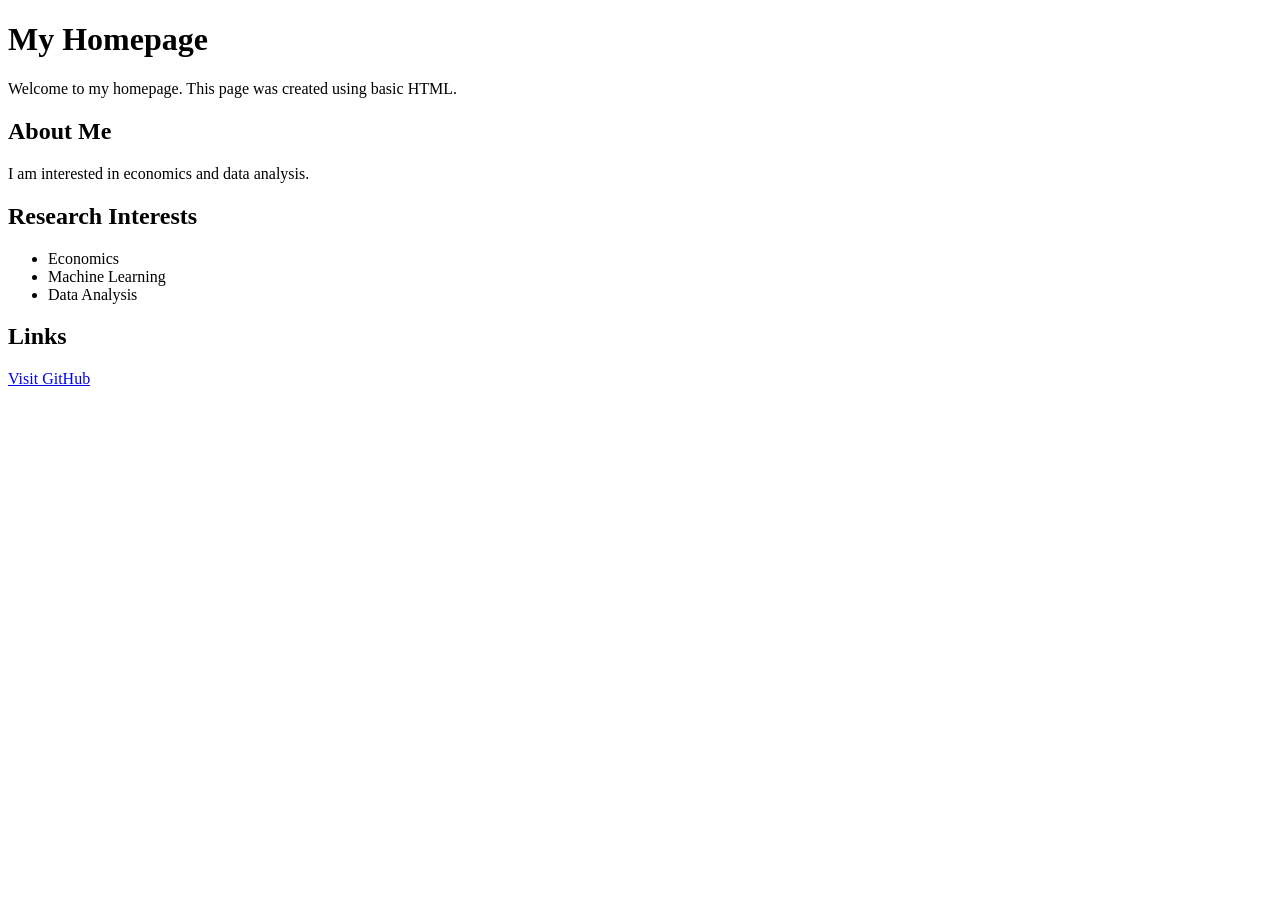
<file: basic_homepage/index.html>
<!DOCTYPE html>

<html>

<head>
    <title>My Homepage</title>
</head>

<body>

    <h1>My Homepage</h1>

    <p>
        Welcome to my homepage.
        This page was created using basic HTML.
    </p>

    <h2>About Me</h2>

    <p>
        I am interested in economics and data analysis.
    </p>

    <h2>Research Interests</h2>

    <ul>
        <li>Economics</li>
        <li>Machine Learning</li>
        <li>Data Analysis</li>
    </ul>

    <h2>Links</h2>

    <p>
        <a href="https://github.com">
            Visit GitHub
        </a>
    </p>

</body>

</html>
</file>
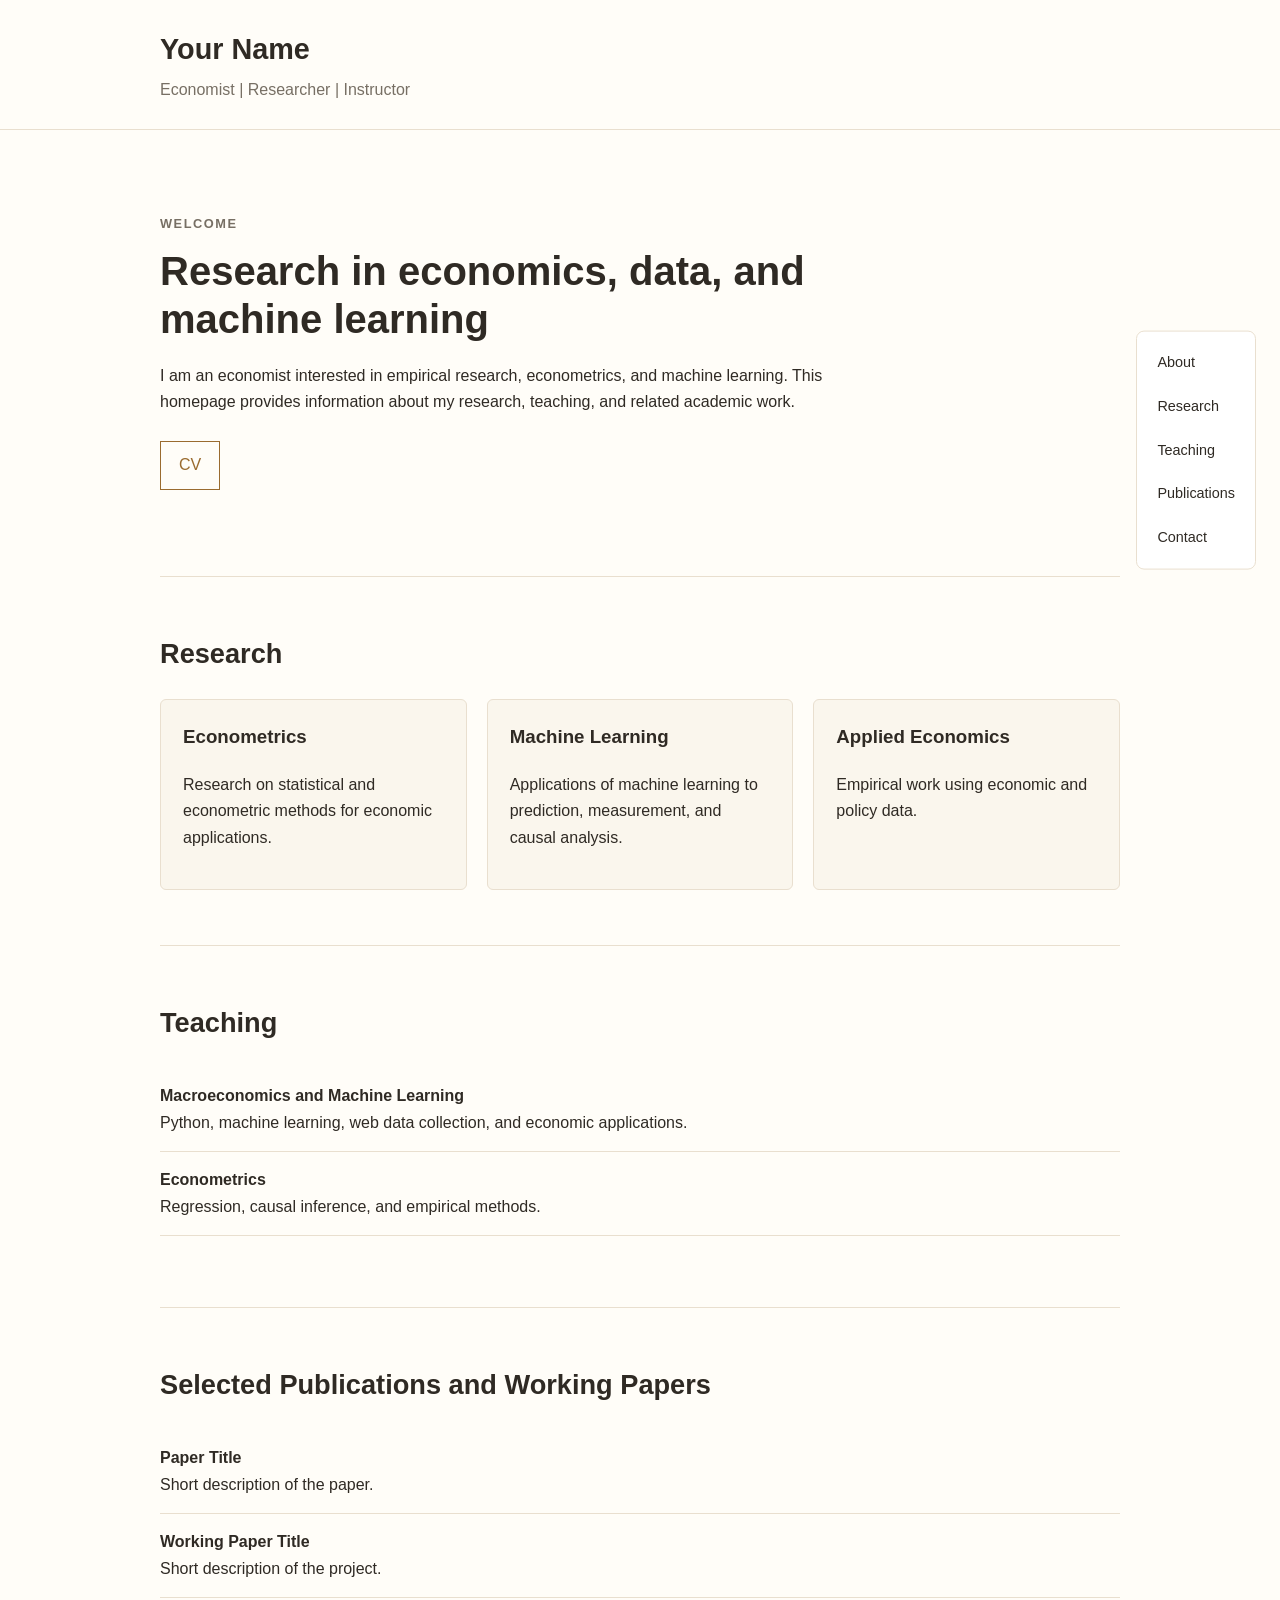
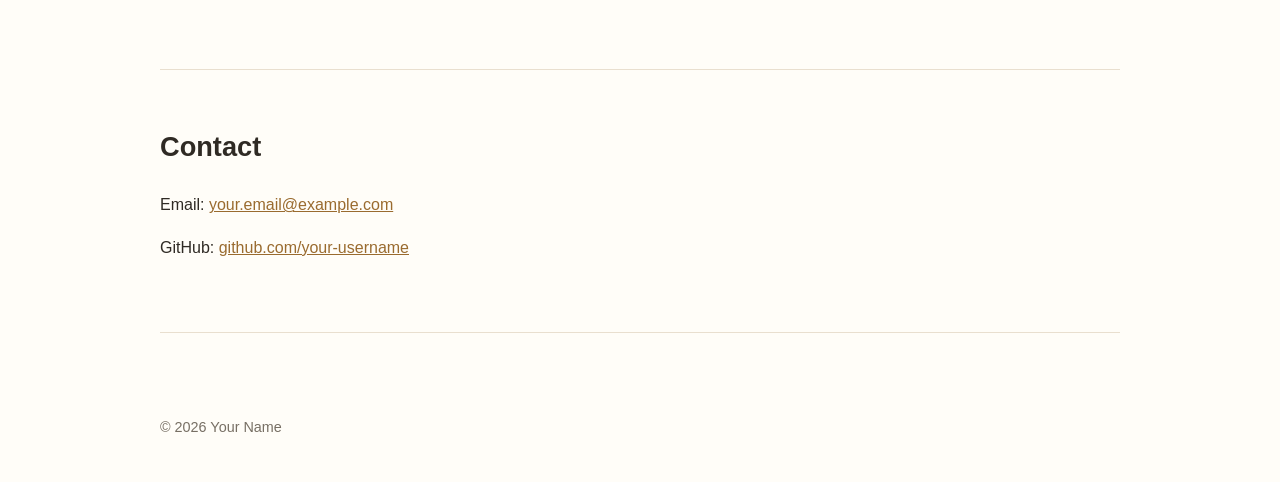
<file: professional_homepage/index.html>
<!DOCTYPE html>

<html lang="en">

<head>
    <meta charset="UTF-8">
    <meta name="viewport" content="width=device-width, initial-scale=1.0">

    <title>Your Name | Homepage</title>

    <link rel="stylesheet" href="style.css">
</head>

<body>

    <nav class="side-nav">
        <a href="#about">About</a>
        <a href="#research">Research</a>
        <a href="#teaching">Teaching</a>
        <a href="#publications">Publications</a>
        <a href="#contact">Contact</a>
    </nav>


    <header>
        <div class="container">

            <h1>Your Name</h1>

            <p class="subtitle">
                Economist | Researcher | Instructor
            </p>

        </div>
    </header>


    <main class="container">

        <section id="about" class="hero">

            <div class="hero-text">

                <p class="eyebrow">Welcome</p>

                <h2>Research in economics, data, and machine learning</h2>

                <p>I am an economist interested in empirical research, econometrics, and machine learning. This homepage provides information about my research, teaching, and related academic work.</p>

                <p>
                    <a class="button" href="cv.html" target="_blank">
                        CV
                    </a>
                </p>

            </div>

        </section>


        <section id="research">

            <h2>Research</h2>

            <div class="card-grid">
                
        <article class="card">
            <h3>Econometrics</h3>
            <p>Research on statistical and econometric methods for economic applications.</p>
        </article>
    
        <article class="card">
            <h3>Machine Learning</h3>
            <p>Applications of machine learning to prediction, measurement, and causal analysis.</p>
        </article>
    
        <article class="card">
            <h3>Applied Economics</h3>
            <p>Empirical work using economic and policy data.</p>
        </article>
    
            </div>

        </section>


        <section id="teaching">

            <h2>Teaching</h2>

            <ul class="clean-list">
                
        <li>
            <strong>Macroeconomics and Machine Learning</strong><br>
            Python, machine learning, web data collection, and economic applications.
        </li>
    
        <li>
            <strong>Econometrics</strong><br>
            Regression, causal inference, and empirical methods.
        </li>
    
            </ul>

        </section>


        <section id="publications">

            <h2>Selected Publications and Working Papers</h2>

            <ul class="clean-list">
                
        <li>
            <strong>Paper Title</strong><br>
            Short description of the paper.
        </li>
    
        <li>
            <strong>Working Paper Title</strong><br>
            Short description of the project.
        </li>
    
            </ul>

        </section>


        <section id="contact">

            <h2>Contact</h2>

            <p>
                Email:
                <a href="mailto:your.email@example.com">
                    your.email@example.com
                </a>
            </p>

            <p>
                GitHub:
                <a href="https://github.com/your-username" target="_blank">
                    github.com/your-username
                </a>
            </p>

        </section>

    </main>


    <footer>
        <div class="container">
            <p>© 2026 Your Name</p>
        </div>
    </footer>

</body>

</html>
</file>
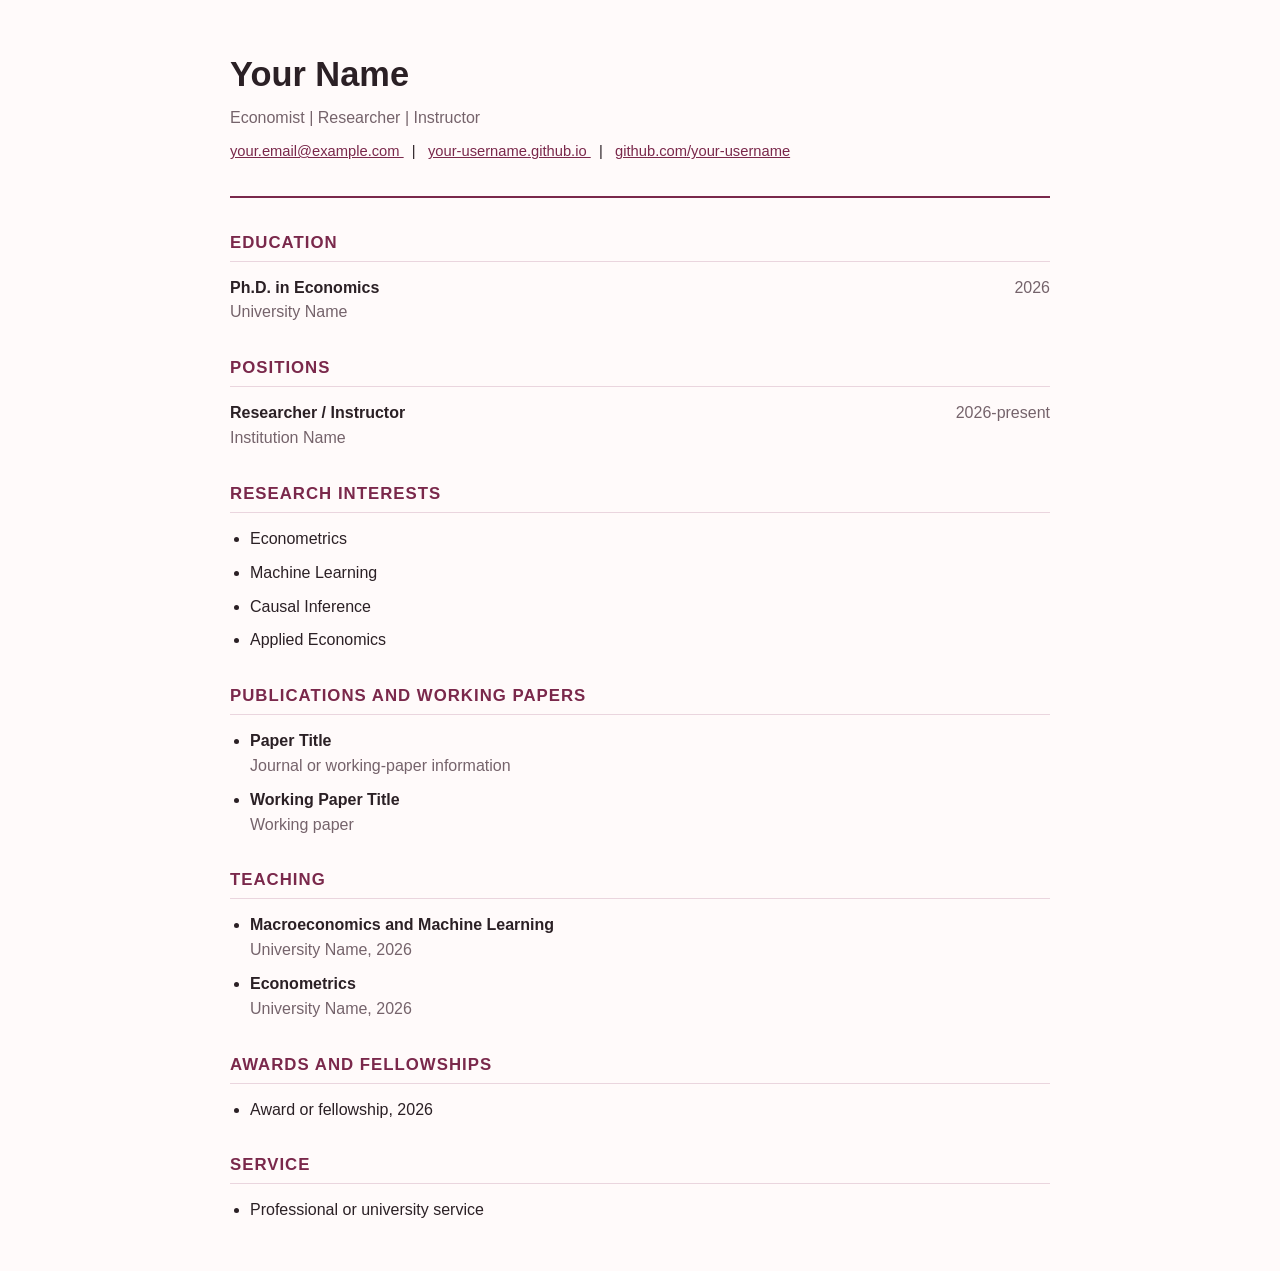
<file: professional_homepage/cv.html>
<!DOCTYPE html>

<html lang="en">

<head>
    <meta charset="UTF-8">
    <meta name="viewport" content="width=device-width, initial-scale=1.0">

    <title>Your Name | CV</title>

    <style>

        * {
            box-sizing: border-box;
        }

        body {
            margin: 0;
            font-family: Arial, Helvetica, sans-serif;
            line-height: 1.55;
            color: #2b2025;
            background: #fffafa;
        }

        .cv {
            width: min(820px, 90%);
            margin: 48px auto;
        }

        header {
            border-bottom: 2px solid #7a284b;
            padding-bottom: 18px;
            margin-bottom: 32px;
        }

        header h1 {
            margin: 0;
            font-size: 2.15rem;
        }

        .title {
            margin: 5px 0;
            color: #75636b;
        }

        .contact {
            margin-top: 9px;
            font-size: 0.92rem;
        }

        a {
            color: #7a284b;
        }

        section {
            margin: 30px 0;
        }

        section h2 {
            margin: 0 0 14px;
            padding-bottom: 5px;

            border-bottom: 1px solid #ead5de;

            color: #7a284b;

            font-size: 1.05rem;
            text-transform: uppercase;
            letter-spacing: 0.06em;
        }

        .entry {
            display: flex;
            justify-content: space-between;
            gap: 30px;
            margin: 12px 0;
        }

        .entry span,
        li span {
            color: #75636b;
        }

        .date {
            min-width: 115px;
            text-align: right;
            color: #75636b;
        }

        ul {
            margin: 0;
            padding-left: 20px;
        }

        li {
            margin: 9px 0;
        }


        /* Good behavior when printing / saving as PDF */

        @media print {

            body {
                background: white;
                color: black;
            }

            .cv {
                width: 100%;
                margin: 0;
            }

            a {
                color: black;
                text-decoration: none;
            }

            section h2 {
                color: black;
            }
        }


        /* Small screens */

        @media (max-width: 650px) {

            .entry {
                flex-direction: column;
                gap: 2px;
            }

            .date {
                text-align: left;
            }
        }

    </style>

</head>


<body>

    <main class="cv">

        <header>

            <h1>Your Name</h1>

            <p class="title">Economist | Researcher | Instructor</p>

            <p class="contact">

                <a href="mailto:your.email@example.com">
                    your.email@example.com
                </a>

                &nbsp; | &nbsp;

                <a href="https://your-username.github.io/">
                    your-username.github.io
                </a>

                &nbsp; | &nbsp;

                <a href="https://github.com/your-username">
                    github.com/your-username
                </a>

            </p>

        </header>


        <section>

            <h2>Education</h2>

            
        <div class="entry">
            <div>
                <strong>Ph.D. in Economics</strong><br>
                <span>University Name</span>
            </div>
            <div class="date">2026</div>
        </div>
    

        </section>


        <section>

            <h2>Positions</h2>

            
        <div class="entry">
            <div>
                <strong>Researcher / Instructor</strong><br>
                <span>Institution Name</span>
            </div>
            <div class="date">2026-present</div>
        </div>
    

        </section>


        <section>

            <h2>Research Interests</h2>

            <ul>
                <li>Econometrics</li><li>Machine Learning</li><li>Causal Inference</li><li>Applied Economics</li>
            </ul>

        </section>


        <section>

            <h2>Publications and Working Papers</h2>

            <ul>
                
        <li>
            <strong>Paper Title</strong><br>
            <span>Journal or working-paper information</span>
        </li>
    
        <li>
            <strong>Working Paper Title</strong><br>
            <span>Working paper</span>
        </li>
    
            </ul>

        </section>


        <section>

            <h2>Teaching</h2>

            <ul>
                
        <li>
            <strong>Macroeconomics and Machine Learning</strong><br>
            <span>University Name, 2026</span>
        </li>
    
        <li>
            <strong>Econometrics</strong><br>
            <span>University Name, 2026</span>
        </li>
    
            </ul>

        </section>


        <section>

            <h2>Awards and Fellowships</h2>

            <ul>
                <li>Award or fellowship, 2026</li>
            </ul>

        </section>


        <section>

            <h2>Service</h2>

            <ul>
                <li>Professional or university service</li>
            </ul>

        </section>

    </main>

</body>

</html>
</file>
<file: professional_homepage/style.css>
* {
    box-sizing: border-box;
}

html {
    scroll-behavior: smooth;
}

body {
    margin: 0;
    font-family: Arial, Helvetica, sans-serif;
    line-height: 1.65;
    color: #2f2a24;
    background: #fffdf8;
}

.container {
    width: min(960px, 84%);
    margin: 0 auto;
}


/* Header */

header {
    border-bottom: 1px solid #e9dfcf;
    background: #fffdf8;
    padding: 26px 0;
}

header h1 {
    margin: 0;
    font-size: 1.8rem;
}

.subtitle {
    margin: 3px 0 0;
    color: #776f64;
}


/* Fixed menu */

.side-nav {
    position: fixed;
    top: 50%;
    right: 24px;
    transform: translateY(-50%);

    display: flex;
    flex-direction: column;
    gap: 10px;

    padding: 14px 12px;

    border: 1px solid #e9dfcf;
    border-radius: 8px;

    background: rgba(255, 255, 255, 0.96);

    z-index: 1000;
}

.side-nav a {
    color: #2f2a24;
    text-decoration: none;
    font-size: 0.9rem;
    padding: 5px 8px;
    border-radius: 4px;
}

.side-nav a:hover {
    background: #faf6ed;
}


/* Sections */

main {
    padding-bottom: 40px;
}

section {
    padding: 55px 0;
    border-bottom: 1px solid #e9dfcf;
    scroll-margin-top: 30px;
}

section h2 {
    margin-top: 0;
    font-size: 1.7rem;
}


/* Hero */

.hero {
    padding-top: 70px;
    padding-bottom: 70px;
}

.hero-text {
    max-width: 720px;
}

.hero h2 {
    font-size: 2.5rem;
    line-height: 1.2;
    margin: 8px 0 20px;
}

.eyebrow {
    text-transform: uppercase;
    letter-spacing: 0.12em;
    font-size: 0.8rem;
    font-weight: bold;
    color: #776f64;
}

.button {
    display: inline-block;
    margin-top: 10px;
    padding: 10px 18px;

    border: 1px solid #9a6b2f;

    color: #9a6b2f;
    text-decoration: none;
}

.button:hover {
    background: #9a6b2f;
    color: #fffdf8;
}


/* Cards */

.card-grid {
    display: grid;
    grid-template-columns: repeat(3, 1fr);
    gap: 20px;
}

.card {
    padding: 22px;
    border: 1px solid #e9dfcf;
    border-radius: 6px;
    background: #faf6ed;
}

.card h3 {
    margin-top: 0;
}


/* Lists */

.clean-list {
    list-style: none;
    padding: 0;
}

.clean-list li {
    padding: 15px 0;
    border-bottom: 1px solid #e9dfcf;
}


/* Links */

a {
    color: #9a6b2f;
}


/* Footer */

footer {
    padding: 28px 0;
    color: #776f64;
    font-size: 0.9rem;
}


/* Small screens */

@media (max-width: 760px) {

    .container {
        width: 90%;
    }

    .side-nav {
        position: static;
        transform: none;

        flex-direction: row;
        flex-wrap: wrap;
        justify-content: center;

        border: none;
        border-bottom: 1px solid #e9dfcf;
        border-radius: 0;

        padding: 12px;
    }

    .hero h2 {
        font-size: 2rem;
    }

    .card-grid {
        grid-template-columns: 1fr;
    }
}
</file>
